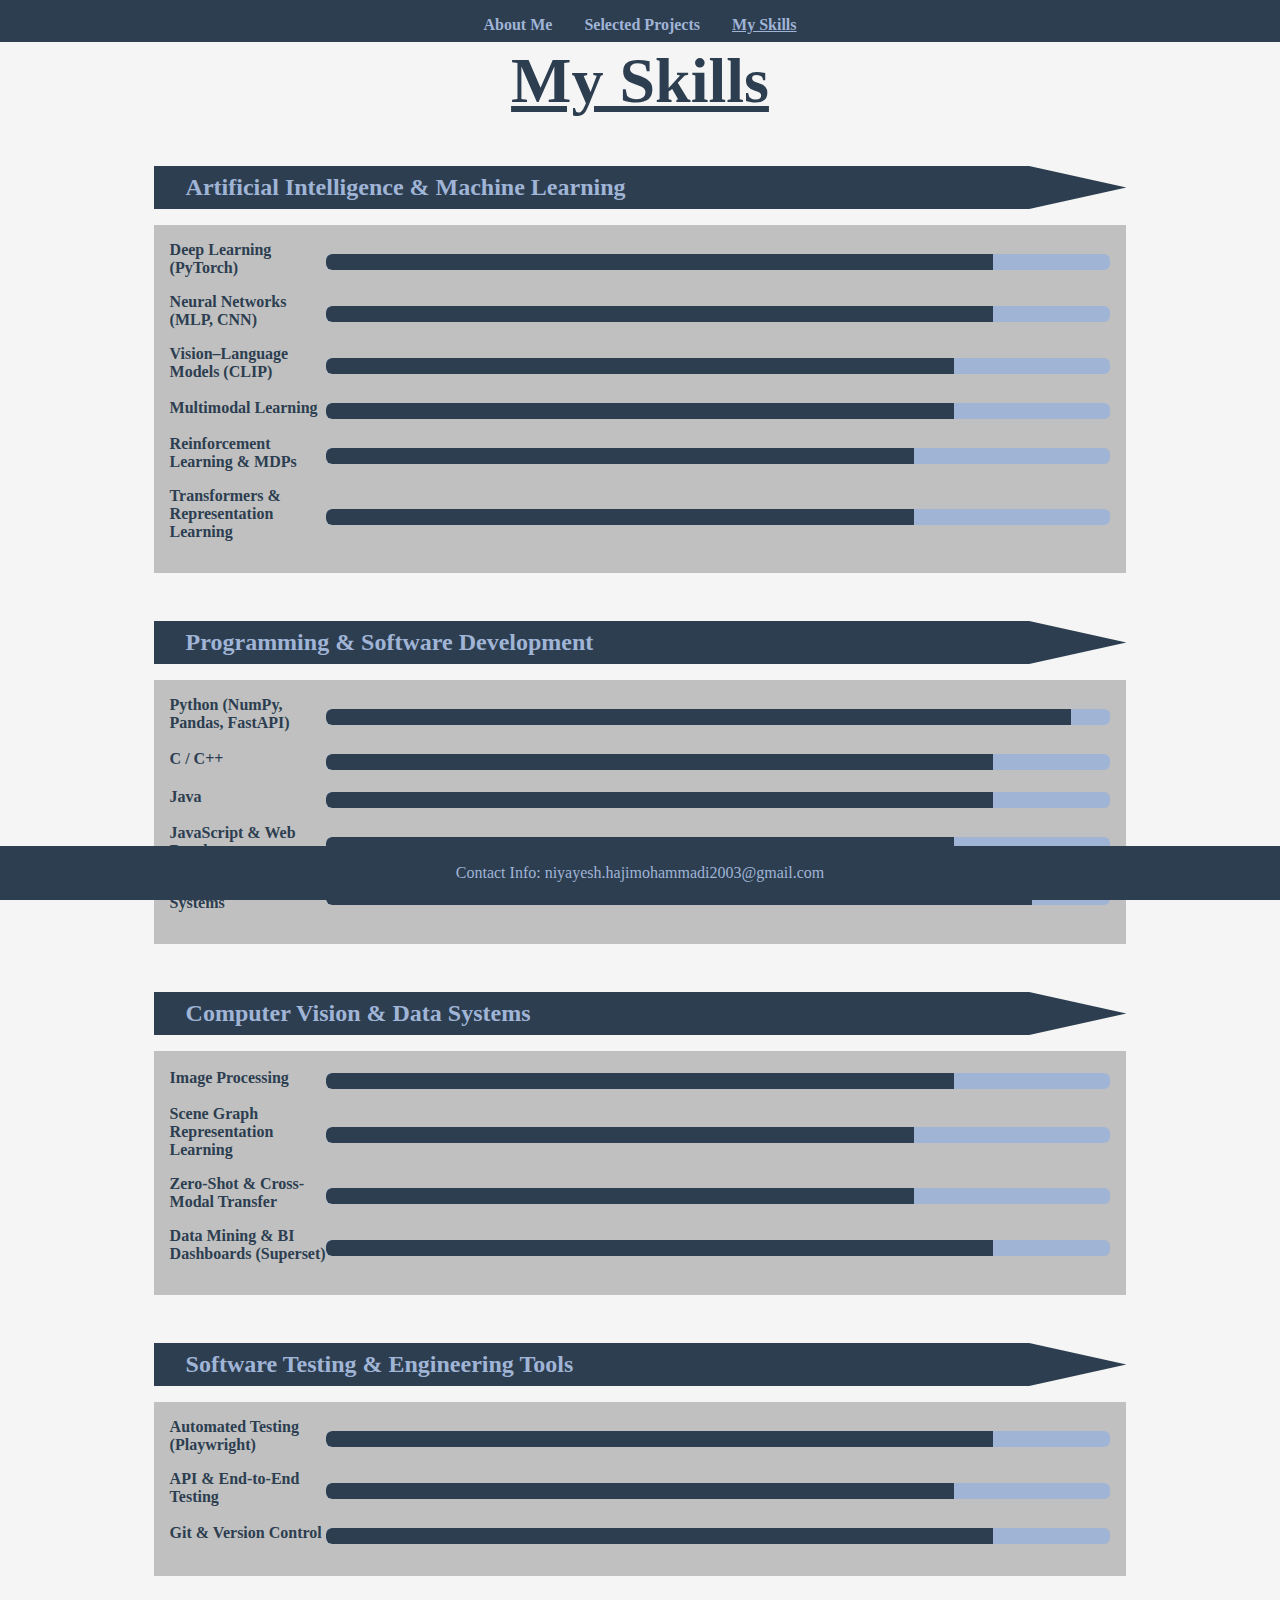
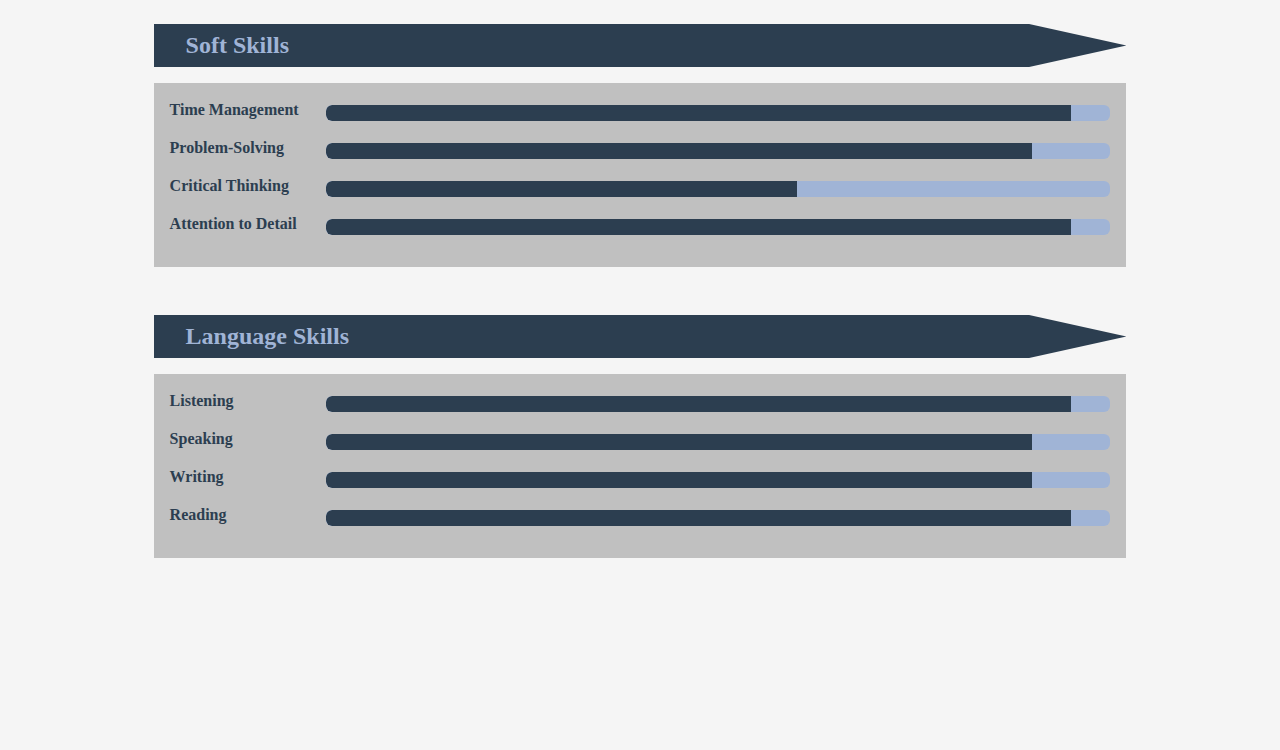
<file: MySkills.html>
<!DOCTYPE html>
<html lang="en">
  <head>
    <meta charset="UTF-8" />
    <meta name="viewport" content="width=device-width, initial-scale=1.0" />
    <title>My Skills - Niyayesh Hajimohammadi</title>
    <link rel="stylesheet" href="Style.css" />
  </head>
  <body>
    <header>
      <nav>
        <ul>
          <li>
            <a href="AboutMe.html">About Me</a>
          </li>
          <li><a href="SelectedProjects.html">Selected Projects</a></li>
          <li>
            <a href="MySkills.html" aria-current="page"><u>My Skills</u></a>
          </li>
        </ul>
      </nav>
    </header>

    <main class="container" id="skills">
      <h1 class="section-title">My Skills</h1>

      <section class="skills-section">

  <!-- AI & Machine Learning -->
  <div class="skill-category">
    <div class="category-label">Artificial Intelligence & Machine Learning</div>
    <ul class="skills-list">
      <li>
        <span>Deep Learning (PyTorch)</span>
        <div class="bar" data-level="85" role="progressbar" aria-valuemin="0" aria-valuemax="100" aria-valuenow="85"></div>
      </li>
      <li>
        <span>Neural Networks (MLP, CNN)</span>
        <div class="bar" data-level="85" role="progressbar" aria-valuemin="0" aria-valuemax="100" aria-valuenow="85"></div>
      </li>
      <li>
        <span>Vision–Language Models (CLIP)</span>
        <div class="bar" data-level="80" role="progressbar" aria-valuemin="0" aria-valuemax="100" aria-valuenow="80"></div>
      </li>
      <li>
        <span>Multimodal Learning</span>
        <div class="bar" data-level="80" role="progressbar" aria-valuemin="0" aria-valuemax="100" aria-valuenow="80"></div>
      </li>
      <li>
        <span>Reinforcement Learning & MDPs</span>
        <div class="bar" data-level="75" role="progressbar" aria-valuemin="0" aria-valuemax="100" aria-valuenow="75"></div>
      </li>
      <li>
        <span>Transformers & Representation Learning</span>
        <div class="bar" data-level="75" role="progressbar" aria-valuemin="0" aria-valuemax="100" aria-valuenow="75"></div>
      </li>
    </ul>
  </div>

  <!-- Programming -->
  <div class="skill-category">
    <div class="category-label">Programming & Software Development</div>
    <ul class="skills-list">
      <li>
        <span>Python (NumPy, Pandas, FastAPI)</span>
        <div class="bar" data-level="95" role="progressbar" aria-valuenow="95"></div>
      </li>
      <li>
        <span>C / C++</span>
        <div class="bar" data-level="85" role="progressbar" aria-valuenow="85"></div>
      </li>
      <li>
        <span>Java</span>
        <div class="bar" data-level="85" role="progressbar" aria-valuenow="85"></div>
      </li>
      <li>
        <span>JavaScript & Web Development</span>
        <div class="bar" data-level="80" role="progressbar" aria-valuenow="80"></div>
      </li>
      <li>
        <span>SQL & Database Systems</span>
        <div class="bar" data-level="90" role="progressbar" aria-valuenow="90"></div>
      </li>
    </ul>
  </div>

  <!-- Computer Vision & Data -->
  <div class="skill-category">
    <div class="category-label">Computer Vision & Data Systems</div>
    <ul class="skills-list">
      <li>
        <span>Image Processing</span>
        <div class="bar" data-level="80" role="progressbar" aria-valuenow="80"></div>
      </li>
      <li>
        <span>Scene Graph Representation Learning</span>
        <div class="bar" data-level="75" role="progressbar" aria-valuenow="75"></div>
      </li>
      <li>
        <span>Zero-Shot & Cross-Modal Transfer</span>
        <div class="bar" data-level="75" role="progressbar" aria-valuenow="75"></div>
      </li>
      <li>
        <span>Data Mining & BI Dashboards (Superset)</span>
        <div class="bar" data-level="85" role="progressbar" aria-valuenow="85"></div>
      </li>
    </ul>
  </div>

  <!-- Software Testing -->
  <div class="skill-category">
    <div class="category-label">Software Testing & Engineering Tools</div>
    <ul class="skills-list">
      <li>
        <span>Automated Testing (Playwright)</span>
        <div class="bar" data-level="85" role="progressbar" aria-valuenow="85"></div>
      </li>
      <li>
        <span>API & End-to-End Testing</span>
        <div class="bar" data-level="80" role="progressbar" aria-valuenow="80"></div>
      </li>
      <li>
        <span>Git & Version Control</span>
        <div class="bar" data-level="85" role="progressbar" aria-valuenow="85"></div>
      </li>
    </ul>
  </div>

        <div class="skill-category">
          <div class="category-label">Soft Skills</div>
          <ul class="skills-list">
            <li>
              <span>Time Management</span>
              <div
                class="bar"
                data-level="95"
                role="progressbar"
                aria-valuemin="0"
                aria-valuemax="100"
                aria-valuenow="95"
                aria-label="Skill level: 95%"
              ></div>
            </li>
            <li>
              <span>Problem-Solving</span>
              <div
                class="bar"
                data-level="90"
                role="progressbar"
                aria-valuemin="0"
                aria-valuemax="100"
                aria-valuenow="90"
                aria-label="Skill level: 90%"
              ></div>
            </li>
            <li>
              <span>Critical Thinking</span>
              <div
                class="bar"
                data-level="60"
                role="progressbar"
                aria-valuemin="0"
                aria-valuemax="100"
                aria-valuenow="80"
                aria-label="Skill level: 60%"
              ></div>
            </li>
            <li>
              <span>Attention to Detail</span>
              <div
                class="bar"
                data-level="95"
                role="progressbar"
                aria-valuemin="0"
                aria-valuemax="100"
                aria-valuenow="95"
                aria-label="Skill level: 95%"
              ></div>
            </li>
          </ul>
        </div>

        <div class="skill-category">
          <div class="category-label">Language Skills</div>
          <ul class="skills-list">
            <li>
              <span>Listening</span>
              <div
                class="bar"
                data-level="95"
                role="progressbar"
                aria-valuemin="0"
                aria-valuemax="100"
                aria-valuenow="95"
                aria-label="Skill level: 95%"
              ></div>
            </li>
            <li>
              <span>Speaking</span>
              <div
                class="bar"
                data-level="90"
                role="progressbar"
                aria-valuemin="0"
                aria-valuemax="100"
                aria-valuenow="90"
                aria-label="Skill level: 90%"
              ></div>
            </li>
            <li>
              <span>Writing</span>
              <div
                class="bar"
                data-level="90"
                role="progressbar"
                aria-valuemin="0"
                aria-valuemax="100"
                aria-valuenow="90"
                aria-label="Skill level: 90%"
              ></div>
            </li>
            <li>
              <span>Reading</span>
              <div
                class="bar"
                data-level="95"
                role="progressbar"
                aria-valuemin="0"
                aria-valuemax="100"
                aria-valuenow="95"
                aria-label="Skill level: 95%"
              ></div>
            </li>
          </ul>
        </div>
      </section>
    </main>

    <footer>
      <div class="footer-content">
        <p>Contact Info: niyayesh.hajimohammadi2003@gmail.com</p>
      </div>
    </footer>
    <script>
      document.addEventListener("DOMContentLoaded", () => {
        document.querySelectorAll(".bar").forEach((bar) => {
          const level = bar.getAttribute("data-level");
          if (level !== null) {
            const fill = document.createElement("div");
            fill.classList.add("fill");
            bar.appendChild(fill);

            // Trigger width animation after a slight delay
            requestAnimationFrame(() => {
              fill.style.width = level + "%";
            });
          }
        });
      });
    </script>
  </body>
</html>
</file>
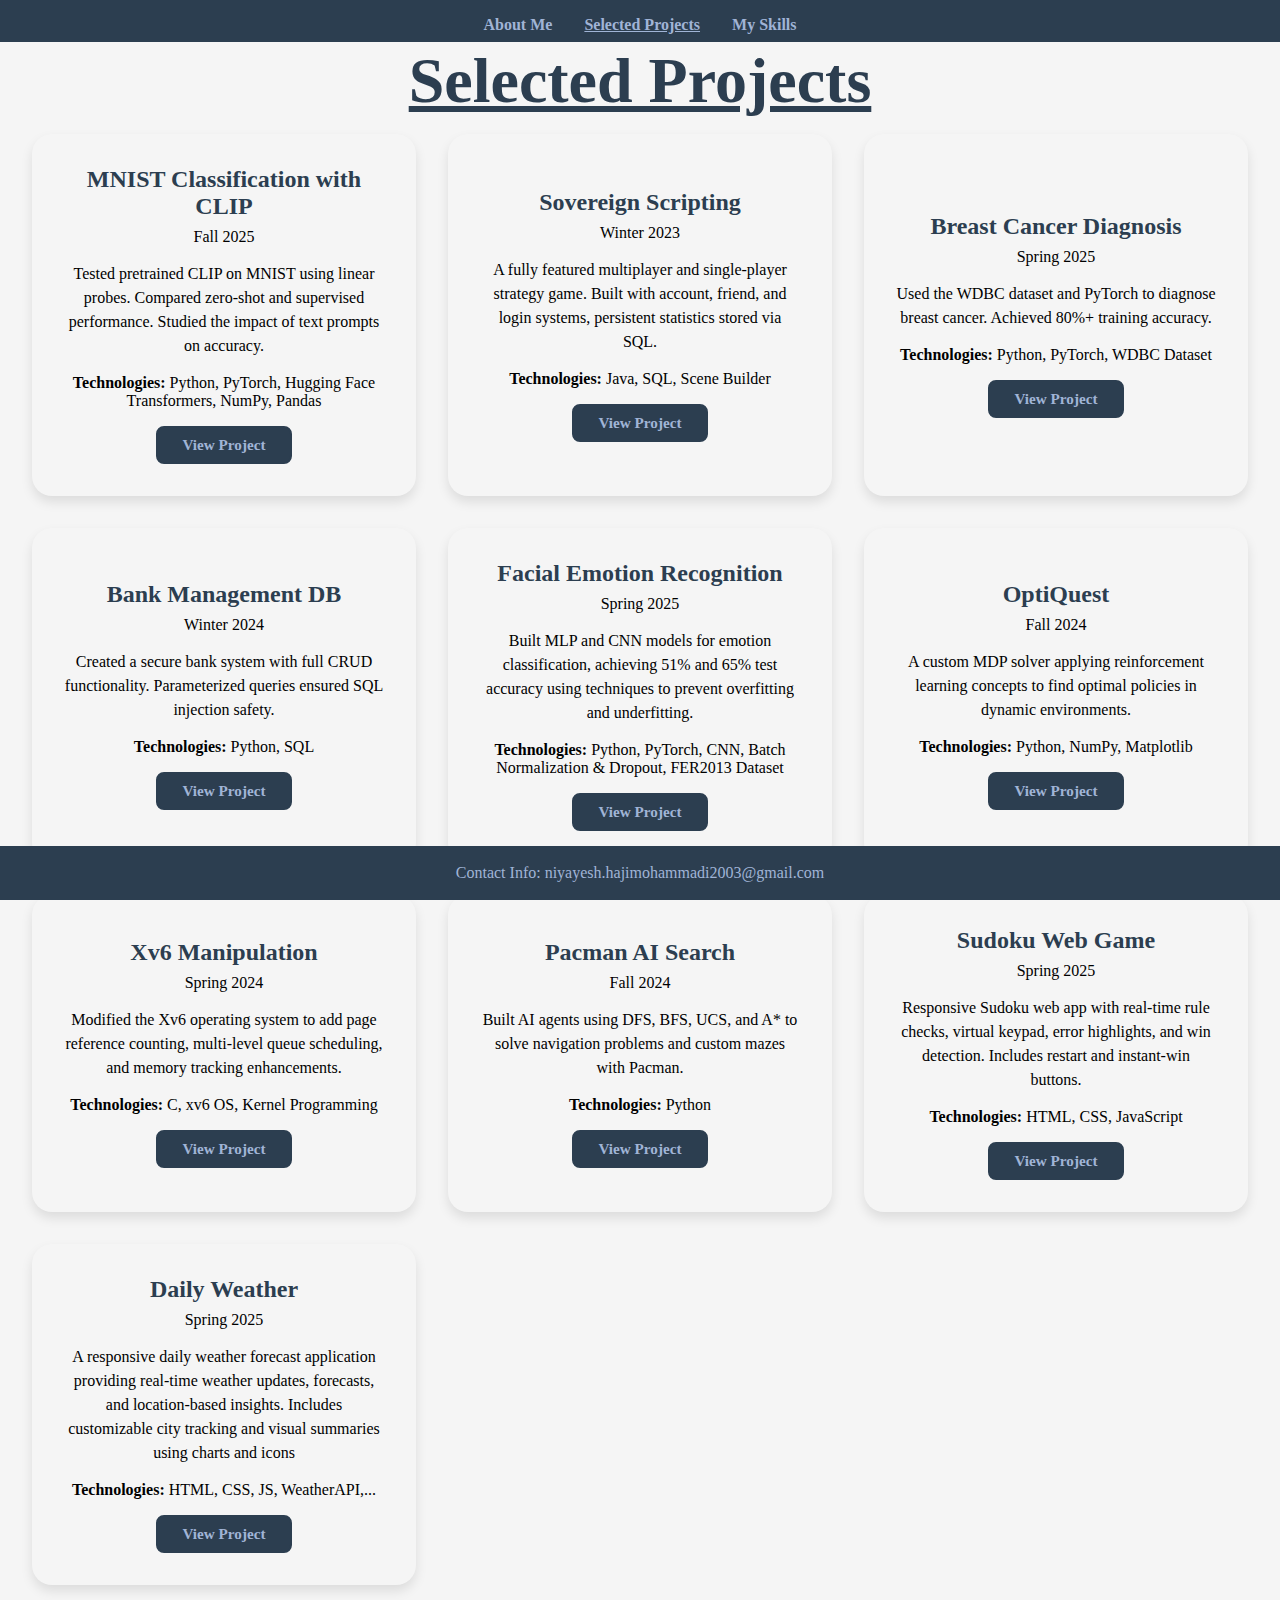
<file: SelectedProjects.html>
<!DOCTYPE html>
<html lang="en">
  <head>
    <meta charset="UTF-8" />
    <meta name="viewport" content="width=device-width, initial-scale=1.0" />
    <title>Selected Projects - Niyayesh Hajimohammadi</title>
    <link rel="stylesheet" href="Style.css" />
  </head>
  <body>
    <header>
      <nav>
        <ul>
          <li><a href="AboutMe.html">About Me</a></li>
          <li>
            <a href="SelectedProjects.html" aria-current="page"
              ><u>Selected Projects</u>
            </a>
          </li>
          <li><a href="MySkills.html">My Skills</a></li>
        </ul>
      </nav>
    </header>

    <main class="container">
      <section class="projects-section">
        <h1 class="section-title">Selected Projects</h1>
        <div class="projects-grid">
          <!-- Each Project Card -->
          <div class="project-card">
          <h2>MNIST Classification with CLIP</h2>
          <p>Fall 2025</p>
          <p class="description">
            Tested pretrained CLIP on MNIST using linear probes.  
            Compared zero-shot and supervised performance.  
            Studied the impact of text prompts on accuracy.
          </p>
          <p><strong>Technologies:</strong> Python, PyTorch, Hugging Face Transformers, NumPy, Pandas</p>
          <a
            href="https://github.com/NiyayeshHajimohammadi/Clip-Zero-shot-VS-Linear-Probe"
            class="project-btn"
            aria-label="View MNIST Classification with CLIP"
          >View Project</a>
            </div>

          <div class="project-card">
            <h2>Sovereign Scripting</h2>
            <p>Winter 2023</p>
            <p class="description">
              A fully featured multiplayer and single-player strategy game.
              Built with account, friend, and login systems, persistent
              statistics stored via SQL.
            </p>
            <p><strong>Technologies:</strong> Java, SQL, Scene Builder</p>
            <a
              href="https://github.com/NiyayeshHajimohammadi/Sovereign-Scripting"
              class="project-btn"
              aria-label="View Sovereign Scripting Project"
              >View Project</a
            >
          </div>

          <div class="project-card">
            <h2>Breast Cancer Diagnosis</h2>
            <p>Spring 2025</p>
            <p class="description">
              Used the WDBC dataset and PyTorch to diagnose breast cancer.
              Achieved 80%+ training accuracy.
            </p>
            <p><strong>Technologies:</strong> Python, PyTorch, WDBC Dataset</p>
            <a
              href="https://github.com/NiyayeshHajimohammadi/Breast-Cancer-Diagnosis"
              class="project-btn"
              aria-label="View Breast Cancer Diagnosis Project"
              >View Project</a
            >
          </div>

          <div class="project-card">
            <h2>Bank Management DB</h2>
            <p>Winter 2024</p>
            <p class="description">
              Created a secure bank system with full CRUD functionality.
              Parameterized queries ensured SQL injection safety.
            </p>
            <p><strong>Technologies:</strong> Python, SQL</p>
            <a
              href="https://github.com/NiyayeshHajimohammadi/Bank-Management-DB"
              class="project-btn"
              aria-label="View Bank Management DB Project"
              >View Project</a
            >
          </div>
          <div class="project-card">
            <h2>Facial Emotion Recognition</h2>
            <p>Spring 2025</p>
            <p class="description">
              Built MLP and CNN models for emotion classification, achieving 51%
              and 65% test accuracy using techniques to prevent overfitting and
              underfitting.
            </p>
            <p>
              <strong>Technologies:</strong> Python, PyTorch, CNN, Batch
              Normalization & Dropout, FER2013 Dataset
            </p>

            <a
              href="https://github.com/NiyayeshHajimohammadi/Facial-Emotion-Recognition"
              class="project-btn"
              aria-label="View Facial Emotion Recognition Project"
              >View Project</a
            >
          </div>

          <div class="project-card">
            <h2>OptiQuest</h2>
            <p>Fall 2024</p>
            <p class="description">
              A custom MDP solver applying reinforcement learning concepts to
              find optimal policies in dynamic environments.
            </p>
            <p><strong>Technologies:</strong> Python, NumPy, Matplotlib</p>
            <a
              href="https://github.com/NiyayeshHajimohammadi/OptiQuest"
              class="project-btn"
              aria-label="View OptiQuest Project"
              >View Project</a
            >
          </div>

          <div class="project-card">
            <h2>Xv6 Manipulation</h2>
            <p>Spring 2024</p>
            <p class="description">
              Modified the Xv6 operating system to add page reference counting,
              multi-level queue scheduling, and memory tracking enhancements.
            </p>
            <p><strong>Technologies:</strong> C, xv6 OS, Kernel Programming</p>
            <a
              href="https://github.com/NiyayeshHajimohammadi/Xv6-Manipulation"
              class="project-btn"
              aria-label="View Xv6 Manipulation Project"
              >View Project</a
            >
          </div>

          <div class="project-card">
            <h2>Pacman AI Search</h2>
            <p>Fall 2024</p>
            <p class="description">
              Built AI agents using DFS, BFS, UCS, and A* to solve navigation
              problems and custom mazes with Pacman.
            </p>
            <p><strong>Technologies:</strong> Python</p>
            <a
              href="https://github.com/NiyayeshHajimohammadi/Pacman-AI-Search"
              class="project-btn"
              aria-label="View Pacman AI Search Project"
              >View Project</a
            >
          </div>
          <div class="project-card">
            <h2>Sudoku Web Game</h2>
            <p>Spring 2025</p>
            <p class="description">
              Responsive Sudoku web app with real-time rule checks, virtual keypad, error highlights, 
              and win detection. Includes restart and instant-win buttons.
            <p><strong>Technologies:</strong> HTML, CSS, JavaScript</p>
            <a
              href="https://github.com/NiyayeshHajimohammadi/Sudoku"
              class="project-btn"
              aria-label="View Daily Weather Project"
              >View Project</a
            >
          </div>
          <div class="project-card">
            <h2>Daily Weather</h2>
            <p>Spring 2025</p>
            <p class="description">
              A responsive daily weather forecast application providing real-time weather updates, forecasts, and location-based insights. 
              Includes customizable city tracking and visual summaries using charts and icons
            </p>
            <p><strong>Technologies:</strong> HTML, CSS, JS, WeatherAPI,...</p>
            <a
              href="https://github.com/NiyayeshHajimohammadi/Daily-Weather"
              class="project-btn"
              aria-label="View Daily Weather Project"
              >View Project</a
            >
          </div>
        </div>
          
        </div>
      </section>
    </main>

    <footer>
      <div class="footer-content">
        <p>Contact Info: niyayesh.hajimohammadi2003@gmail.com</p>
      </div>
    </footer>
  </body>
</html>
</file>
<file: Style.css>
/* Reset and Base Styles */
* {
    margin: 0;
    padding: 0;
    box-sizing: border-box;
  }
  
  body {
    font-family: 'Georgia', serif;
    background-color: whitesmoke;
    padding-top: 60px; /* Keep this if you don't want content under the header */
    padding-bottom: 80px;
  }
  
  
  /* Header */
  header {
    background-color: #2C3E50;
    padding: 1rem 2rem 0.5rem 2rem;
    position: fixed;
    top: 0;
    width: 100%;
    z-index: 1000;
    display: flex;
    flex-direction: column;
    gap: 0.5rem;
  }
  
  .header-top {
    display: flex;
    justify-content: flex-end;
    align-items: center;
  }
  
  
  /* Navigation */
  nav ul {
    list-style: none;
    display: flex;
    justify-content: center;
    gap: 2rem;
  }
  
  nav ul li a {
    color: #A0B4D6;
    text-decoration: none;
    font-weight: bold;
    font-size: 1rem;
  }
  
  nav ul li a:hover {
    text-decoration: underline;
  }
  
  /* Footer */
  footer {
    background-color: #2C3E50;
    padding: 1rem 2rem;
    display: flex;
    justify-content: center;
    align-items: center;
    position: fixed;
    bottom: 0;
    height: 6%;
    width: 100%;
  }
  
  .footer-content {
    color: #A0B4D6;
  }
  
  /* General Layout */
  .container {
    display: flex;
    flex-direction: column;
    align-items: center;
    padding: 2rem;
    min-height: calc(100vh - 160px); /* header + footer */
    position: relative;
  }
  
  /* Projects Page Styles */
  .projects-section {
    width: 100%;
    max-width: 1500px;
  }
  
  .section-title {
    margin-top: -3rem;
    font-size: 4rem;
    text-align: center;
    margin-bottom: 1rem;
    color: #2C3E50;
    text-decoration: underline;
  }
  
  .projects-grid {
    display: grid;
    grid-template-columns: repeat(auto-fit, minmax(350px, 1fr));
    gap: 2rem;
  }
  
  .project-card {
    background-color: whitesmoke;
    padding: 2rem;
    border-radius: 20px;
    box-shadow: 0 6px 12px rgba(0,0,0,0.1);
    display: flex;
    flex-direction: column;
    justify-content: center;
    align-items: center;
    text-align: center;
    height: 100%;
    transition: transform 0.3s ease, box-shadow 0.3s ease;
  }
  
  .project-card:hover {
    transform: scale(1.03);
    box-shadow: 0 8px 18px rgba(0,0,0,0.15);
  }
  
  .project-card h2 {
    font-size: 1.5rem;
    color: #2C3E50;
    margin-bottom: 0.5rem;
  }
  
  .description {
    margin: 1rem 0;
    font-size: 1rem;
    line-height: 1.5;
  }
  
  .project-btn {
    margin-top: 1rem;
    padding: 0.5rem 1.5rem;
    background-color: #2C3E50;
    color: #A0B4D6;
    border: 2px solid #2C3E50;
    border-radius: 8px;
    text-decoration: none;
    font-weight: bold;
    font-size: 0.95rem;
    transition: background-color 0.3s, color 0.3s;
  }
  
  .project-btn:hover {
    background-color: #A0B4D6;
    color: #2C3E50;
  }
  
  /* About Page Styles */
  .colorful-box {
    background-color: #2C3E50;
    width: 30%;
    position: fixed;
    top: 0;
    bottom: 0;
    left: 0;
    z-index: 0;
  }
  
  .about-section {
  display: flex;
  gap: 2rem;
  margin-left: 5%;
  width: 75%;
  z-index: 1;
  align-items: flex-start; /* optional: or remove this line */
}

  
  .profile-section {
    display: flex;
    flex-direction: column;
    align-items: center;
    flex-shrink: 0;
    height: 100%;
    justify-content: center;
  }
  
  .profile-img {
    width: 400px;
    height: 400px;
    object-fit: cover;
    border-radius: 10px;
    border: 4px solid white;
    box-shadow: 0 4px 12px rgba(0, 0, 0, 0.2);
    position: relative;
    right: 50px; /* overlap colorful box */
  }
  
  .about-box {
    flex: 1;
    padding: 2rem;
    line-height: 1.5;
    position: relative;
    padding-top: 0rem; 
  }

  
  .about-header {
    margin-bottom: 1rem;
  }
  
  .about-box h1 {
    font-size: 3.5rem;
    color: #2C3E50;
    text-decoration: underline;
  }
  
  .about-box p {
    font-size: 1rem;
    margin-bottom: 0.8rem;
  }
  
  .download-btn {
    display: inline-block;
    margin-top: 1rem;
    padding: 0.6rem 1.2rem;
    background-color: #2C3E50;
    color: #A0B4D6;
    text-decoration: none;
    border-radius: 4px;
    font-weight: bold;
  }
  
  .download-btn:hover {
    background-color: #A0B4D6;
    color: #2C3E50;
  }
.skills-section {
  width: 80%;
  margin: 2rem auto;
}

.skill-category {
  margin-bottom: 3rem;
}

.category-label {
  background-color: #2C3E50;
  color: #A0B4D6;
  font-size: 1.5rem;
  font-weight: bold;
  padding: 0.5rem 2rem;
  clip-path: polygon(0 0, 90% 0, 100% 50%, 90% 100%, 0 100%);
  margin-bottom: 1rem;
}

.skills-list {
  background: #C0C0C0;
  padding: 1rem;
  list-style: none;
}

.skills-list li {
  margin-bottom: 1rem;
  display: flex;
  align-items: center;
  justify-content: space-between;
}

.skills-list span {
  width: 20%;
  font-weight: bold;
  color: #2C3E50;
}

.bar {
  background-color: #A0B4D6;
  border-radius: 6px;
  overflow: hidden;
  height: 16px;
  position: relative;
  width: 100%;
  margin-top: 6px;
}

.fill {
  background-color: #2C3E50;
  height: 100%;
  width: 0;
  transition: width 1.2s ease-out;
  border-radius: 6px 0 0 6px;
}
</file>
